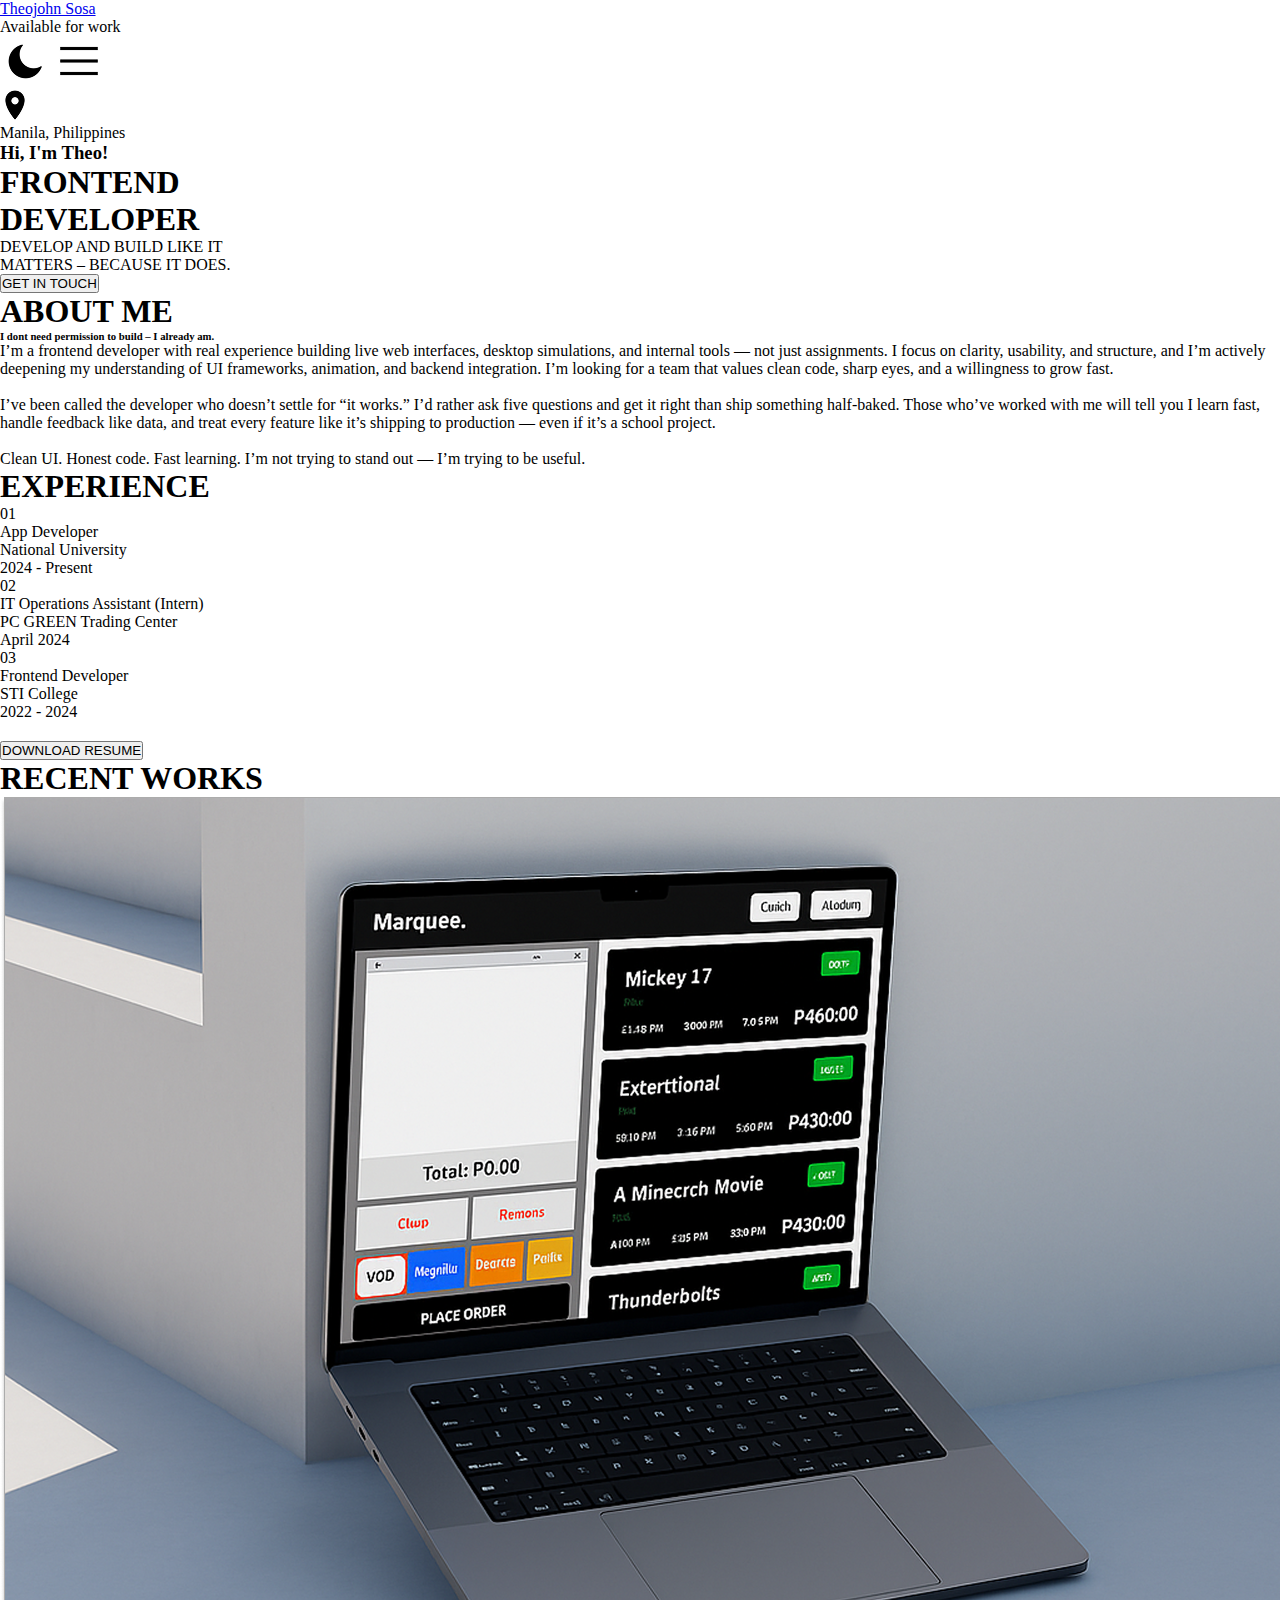
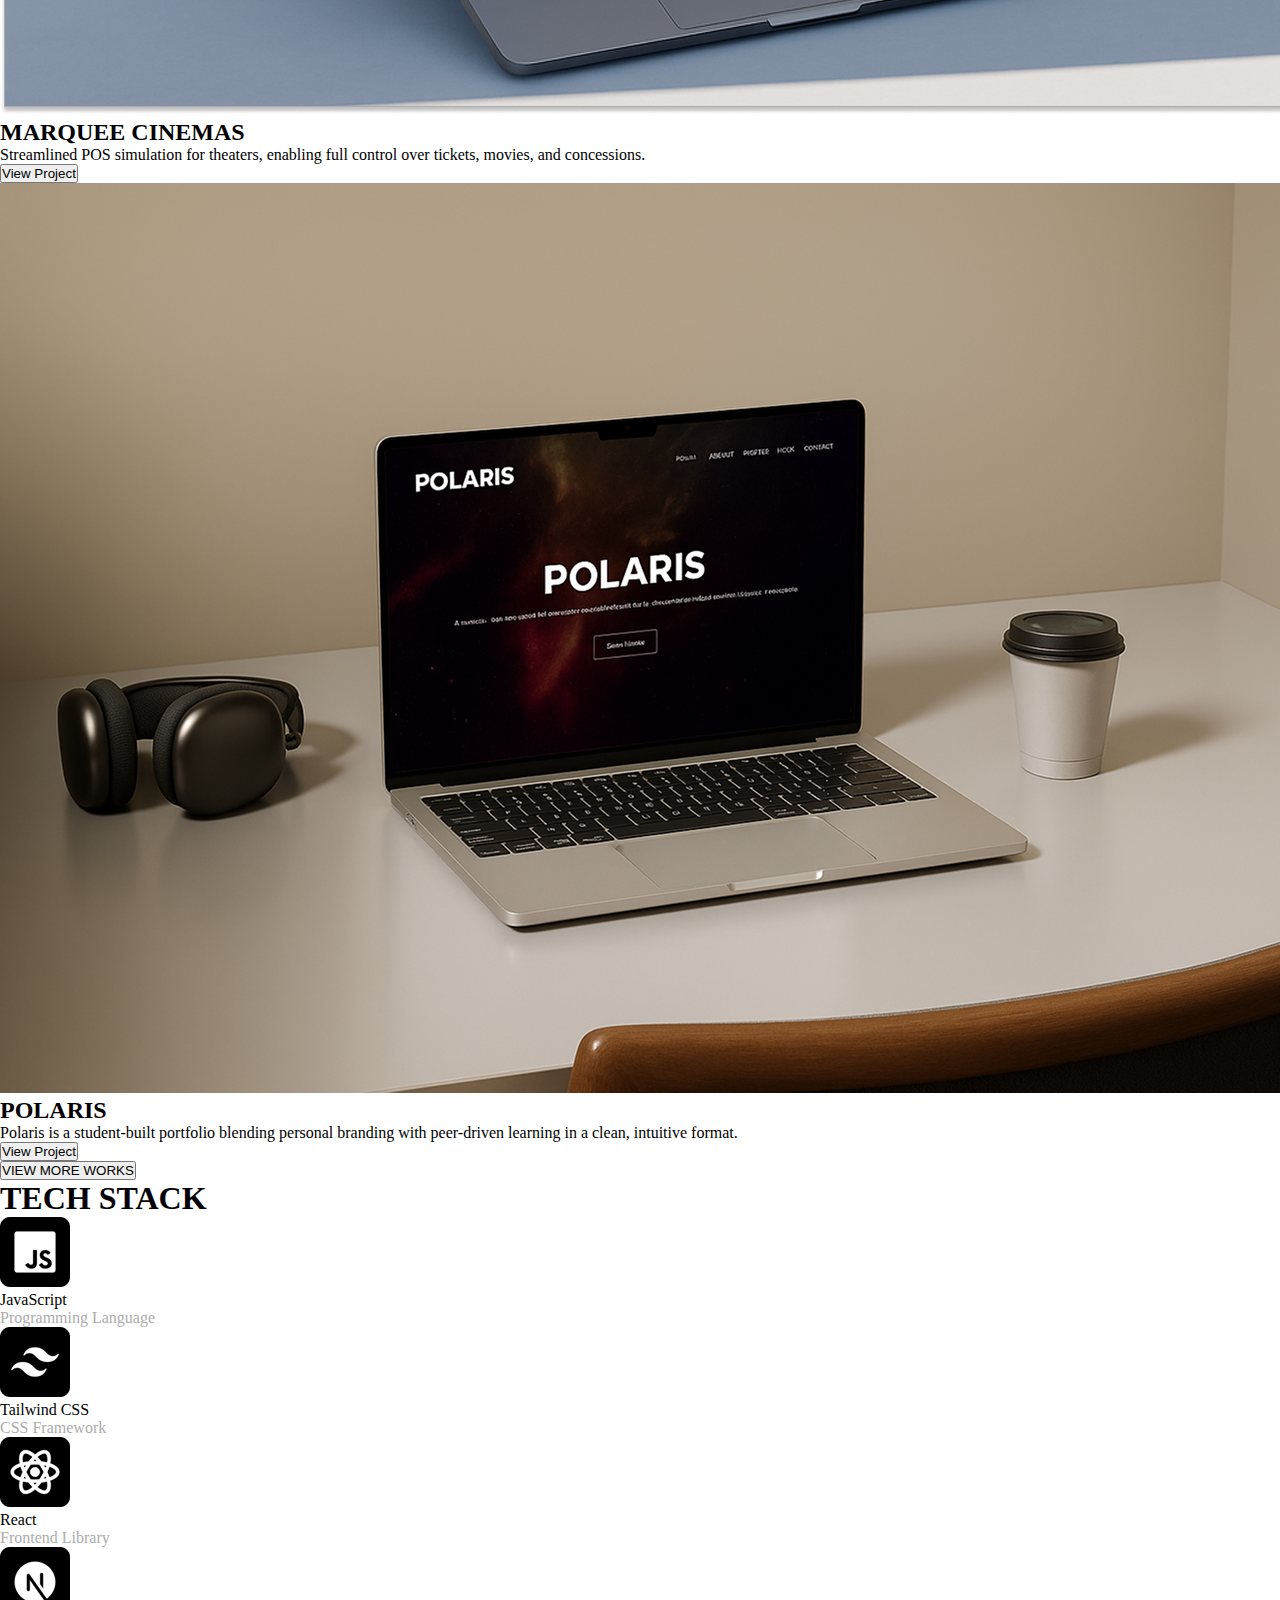
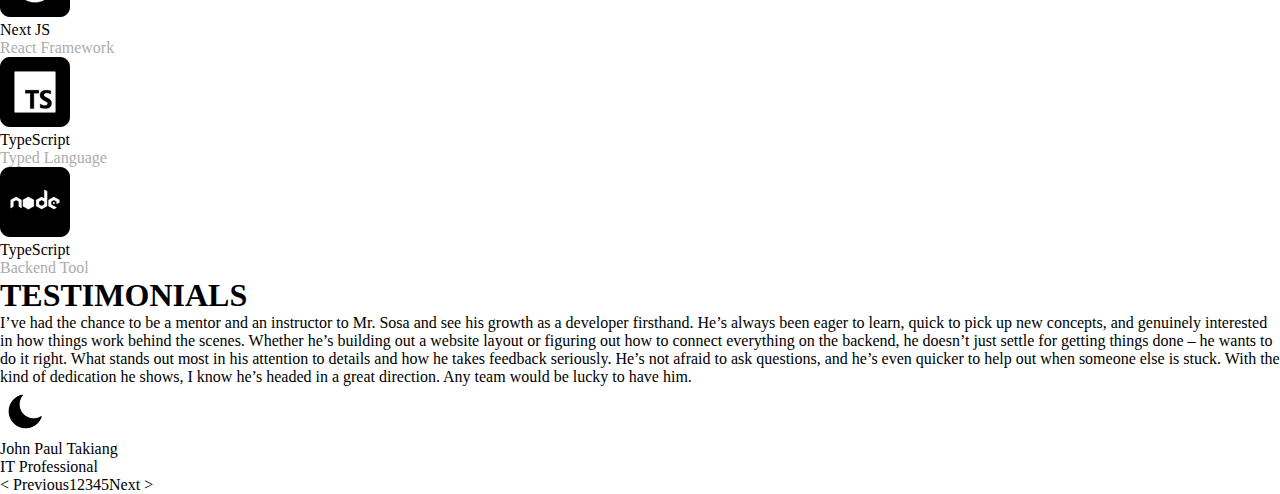
<file: index.html>
<!DOCTYPE html>
<html lang="en">
<head>
    <meta charset="UTF-8">
    <meta name="viewport" content="width=device-width, initial-scale=1.0">
    <link rel="stylesheet" href="/index.css">
    <title>Theojohn Sosa – Frontend Developer</title>
</head>
<body>
    
    <main>
        <div class="navbar">
            <div class="left-nav">
                <a href="inedx.html">Theojohn Sosa</a>
            </div>
            <div class="right-nav">
                <div class="dot"></div>
                <p>Available for work</p>
                <img src="/assets/images/dnd.png" class="dnd">
                <img src="/assets/images/menu.png" class="menu">
            </div>
        </div>
        <div class="hero-section">
            <div class="location">
                <img src="/assets/images/pin.png" class="pin">
                <p>Manila, Philippines</p>
            </div>
            <h3>Hi, I'm Theo!</h3>
            <h1>FRONTEND<br>DEVELOPER</h1>
            <p class="bio">DEVELOP AND BUILD LIKE IT<br>MATTERS – BECAUSE IT DOES.</p>
            <button id="contact-button">GET IN TOUCH</button>
        </div>
        <div class="about-section">
            <h1>ABOUT ME</h1>
            <h6>I dont need permission to build – I already am.</h6>
            <p>I’m a <span class="highlight">frontend developer</span> with real experience building live web interfaces, desktop simulations, and internal tools — not just assignments. I focus on clarity, usability, and structure, and I’m actively deepening my understanding of UI frameworks, animation, and backend integration. <span class="highlight">I’m looking for a team that values clean code, sharp eyes, and a willingness to grow fast.</span><br><br><span class="highlight">I’ve been called the developer who doesn’t settle for “it works.”</span> I’d rather ask five questions and get it right than ship something half-baked. Those who’ve worked with me will tell you I learn fast, handle feedback like data, and treat every feature like it’s shipping to production — even if it’s a school project.<br><br>Clean UI. Honest code. Fast learning. <span class="highlight">I’m not trying to stand out — I’m trying to be useful.</span></p>
        </div>
        <div class="experience-section">
            <h1>EXPERIENCE</h1>
            <div class="exp">
                <div class="exp-num">01</div>
                <div class="exp-text exp-3">
                    <p class="title">App Developer</p>
                    <p class="designation">National University</p>
                </div>
                <p class="time-period">2024 - Present</p>
            </div>
            <div class="divider"></div>
            <div class="exp">
                <div class="exp-num">02</div>
                <div class="exp-text exp-2">
                    <p class="title">IT Operations Assistant (Intern)</p>
                    <p class="designation">PC GREEN Trading Center</p>
                </div>
                <p class="time-period">April 2024</p>
            </div>
            <div class="divider"></div>
            <div class="exp" style="margin-bottom: 20px;">
                <div class="exp-num">03</div>
                <div class="exp-text exp-3">
                    <p class="title">Frontend Developer</p>
                    <p class="designation">STI College</p>
                </div>
                <p class="time-period">2022 - 2024</p>
            </div>
            <button id="resume-button">DOWNLOAD RESUME</button>
        </div>
        <div class="recent-works-section">
            <h1>RECENT WORKS</h1>
            <div class="mockups">
                <div class="mockup-container">
                    <img src="/assets/images/marquee.png" class="marquee">
                    <div class="mockup-overlay">
                        <h2>MARQUEE CINEMAS</h2>
                        <p>Streamlined POS simulation for theaters, enabling full control over tickets, movies, and concessions.</p>
                        <button>View Project</button>
                    </div>
                </div>
                <div class="mockup-container">
                    <img src="/assets/images/polaris.png" class="polaris">
                    <div class="mockup-overlay">
                        <h2>POLARIS</h2>
                        <p>Polaris is a student-built portfolio blending personal branding with peer-driven learning in a clean, intuitive format.</p>
                        <button>View Project</button>
                    </div>
                </div>
            </div>
            <button id="works-button">VIEW MORE WORKS</button>
        </div>
        <div class="tech-stack-section">
            <h1>TECH STACK</h1>
            <div class="tech-stack-cards">
                <div class="card-1 card">
                    <img src="/assets/images/javascript.png">
                    <div class="card-1-text">
                        <p>JavaScript</p>
                        <p style="color: #ACACAC;">Programming Language</p>
                    </div>
                </div>
                <div class="card-2 card">
                    <img src="/assets/images/tailwindcss.png">
                    <div class="card-2-text">
                        <p>Tailwind CSS</p>
                        <p style="color: #ACACAC;">CSS Framework</p>
                    </div>
                </div>
                <div class="card-3 card">
                    <img src="/assets/images/reactjs.png">
                    <div class="card-3-text">
                        <p>React</p>
                        <p style="color: #ACACAC;">Frontend Library</p>
                    </div>
                </div>
                <div class="card-4 card">
                    <img src="/assets/images/nextjs.png">
                    <div class="card-4-text">
                        <p>Next JS</p>
                        <p style="color: #ACACAC;">React Framework</p>
                    </div>
                </div>
                <div class="card-5 card">
                    <img src="/assets/images/typescript.png">
                    <div class="card-5-text">
                        <p>TypeScript</p>
                        <p style="color: #ACACAC;">Typed Language</p>
                    </div>
                </div>
                <div class="card-6 card">
                    <img src="/assets/images/nodejs.png">
                    <div class="card-6-text">
                        <p>TypeScript</p>
                        <p style="color: #ACACAC;">Backend Tool</p>
                    </div>
                </div>
            </div>
        </div>
        <div class="testimonials-section">
            <h1>TESTIMONIALS</h1>
            <div id="testimonial-card" class="testimonial-card"></div>
            <div id="testimonial-pagination" class="testimonial-pagination"></div>
        </div>
    </main>
    <script src="script.js"></script>
</body>
</html>
</file>
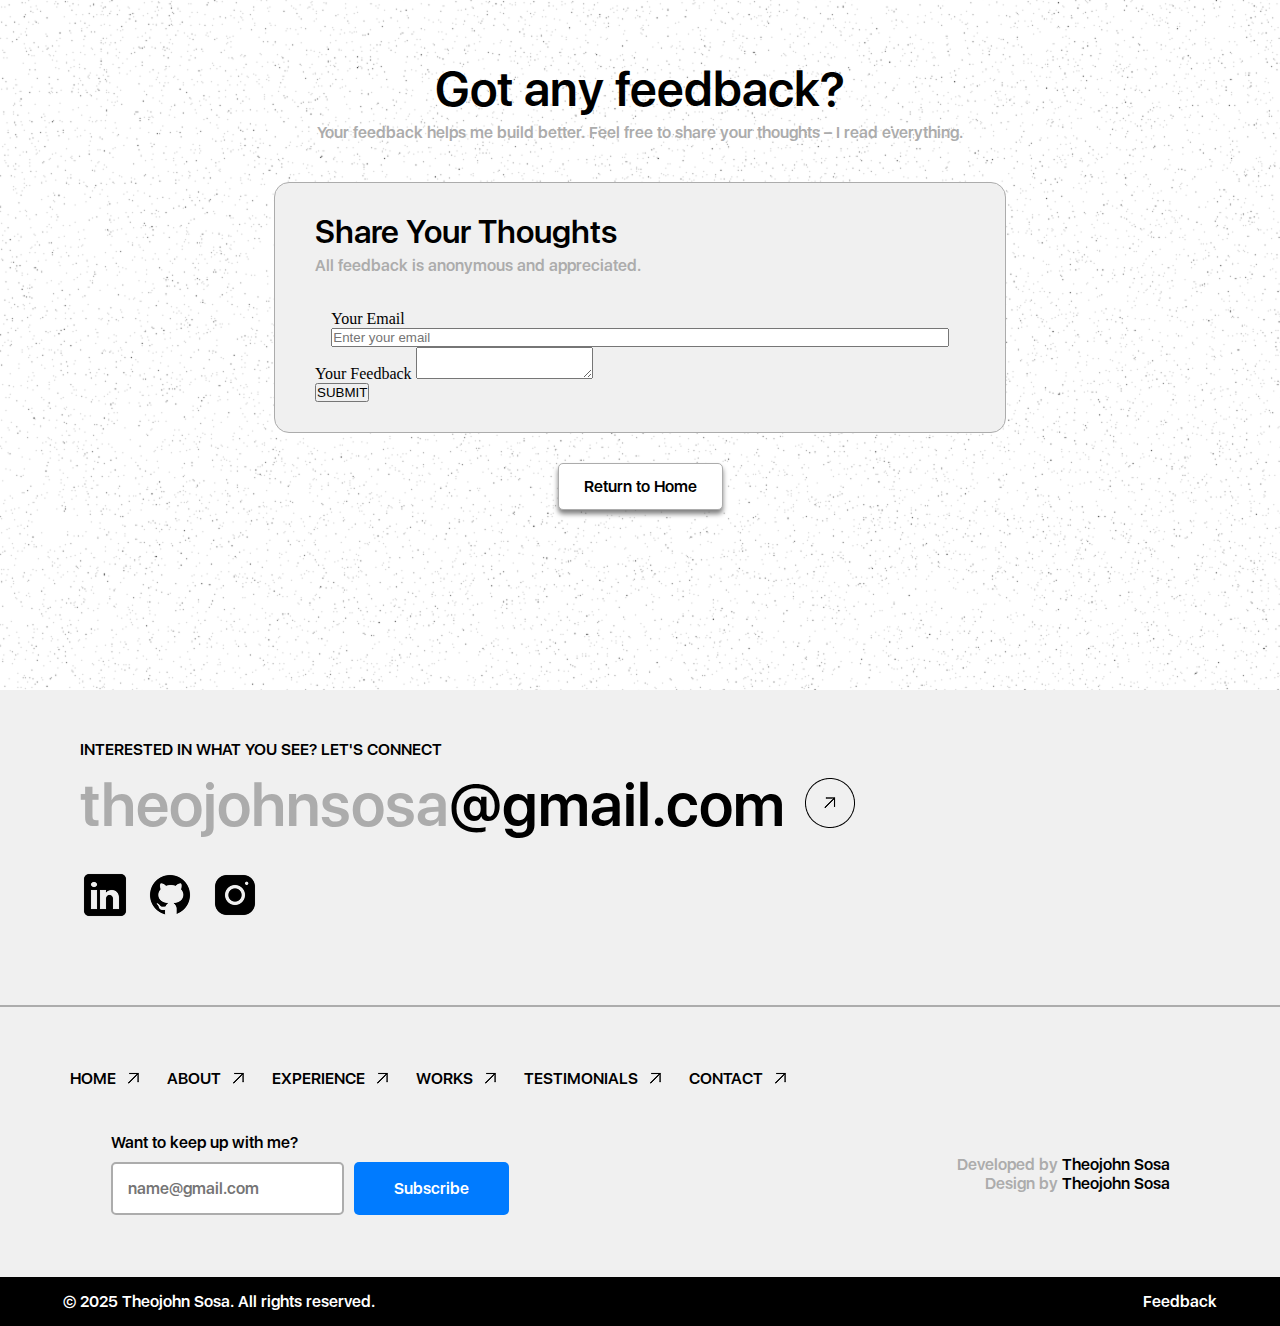
<file: feedback.html>
<!DOCTYPE html>
<html lang="en">
<head>
    <meta charset="UTF-8">
    <meta name="viewport" content="width=device-width, initial-scale=1.0">
    <link rel="stylesheet" href="styles.css">
    <title>Theojohn Sosa – Frontend Developer</title>
</head>
<body>
    
    <main>
        <div class="cta-section">
            <h1>Got any feedback?</h1>
            <p>Your feedback helps me build better. Feel free to share your thoughts – I read everything.</p>
        </div>
        <div class="form">
            <div class="form-container">
                <h1>Share Your Thoughts</h1>
                <p>All feedback is anonymous and appreciated.</p>
                <div class="email-container">
                    <label for="email">Your Email</label>
                    <input type="email" placeholder="Enter your email">
                </div>
                <div class="message-container">
                    <label for="text">Your Feedback</label>
                    <textarea name="message" id="message"></textarea>
                </div>
                <button id="form-button">SUBMIT</button>
            </div>
        </div>
        <div class="return-container">
            <button id="return-btn">Return to Home</button>
        </div>
        <div class="contact-section" id="contact">
            <div class="contact-container">
                <div class="email-container">
                    <p>INTERESTED IN WHAT YOU SEE? LET'S CONNECT</p>
                    <div class="email-text">
                        <h1><span>theojohnsosa</span>@gmail.com</h1>
                        <a href="mailto:theojohnsosa@gmail.com"><img src="/assets/images/email arrow.png" class="email-arrow"></a>
                    </div>
                </div>
                <div class="contact-icons">
                    <a href="https://www.linkedin.com/in/theojohn-sosa-493053319/" target="_blank"><img src="/assets/images/linkedin.png" class="linkedin"></a>
                    <a href="https://github.com/theojohnsosa" target="_blank"><img src="/assets/images/github.png" class="github"></a>
                    <a href="https://www.instagram.com/theojohn.sosa/" target="_blank"><img src="/assets/images/instagram.png" class="instagram"></a>
                </div>
            </div>
        </div>
        <div class="footer-divider"></div>
        <div class="footer">
            <div class="footer-container">
                <div class="footer-nav">
                    <div class="home">
                        <a href="index.html">HOME</a>
                        <img src="/assets/images/small arrow.png">
                    </div>
                    <div class="about">
                        <a href="#about">ABOUT</a>
                        <img src="/assets/images/small arrow.png">
                    </div>
                    <div class="experience">
                        <a href="#experience">EXPERIENCE</a>
                        <img src="/assets/images/small arrow.png">
                    </div>
                    <div class="works">
                        <a href="works.html">WORKS</a>
                        <img src="/assets/images/small arrow.png">
                    </div>
                    <div class="testimonials">
                        <a href="#testimonials">TESTIMONIALS</a>
                        <img src="/assets/images/small arrow.png">
                    </div>
                    <div class="contact">
                        <a href="#contact">CONTACT</a>
                        <img src="/assets/images/small arrow.png">
                    </div>
                </div>
                <div class="bottom-area">
                    <div class="left-side">
                        <div class="filler-text">
                            <p>Want to keep up with me?</p>
                        </div>
                        <div class="subscribe-container">
                            <input type="email" name="email" id="email" placeholder="name@gmail.com">
                            <button id="subscribe-button">Subscribe</button>
                        </div>
                    </div>
                    <div class="right-side">
                        <p><span>Developed by</span> Theojohn Sosa</p>
                        <p><span>Design by</span> Theojohn Sosa</p>
                    </div>
                </div>
            </div>
        </div>
        <div class="bottom-bar">
            <p>© 2025 Theojohn Sosa. All rights reserved.</p>
            <a href="#">Feedback</a>
        </div>
    </main>

    <script src="script.js"></script>

</body>
</html>
</file>
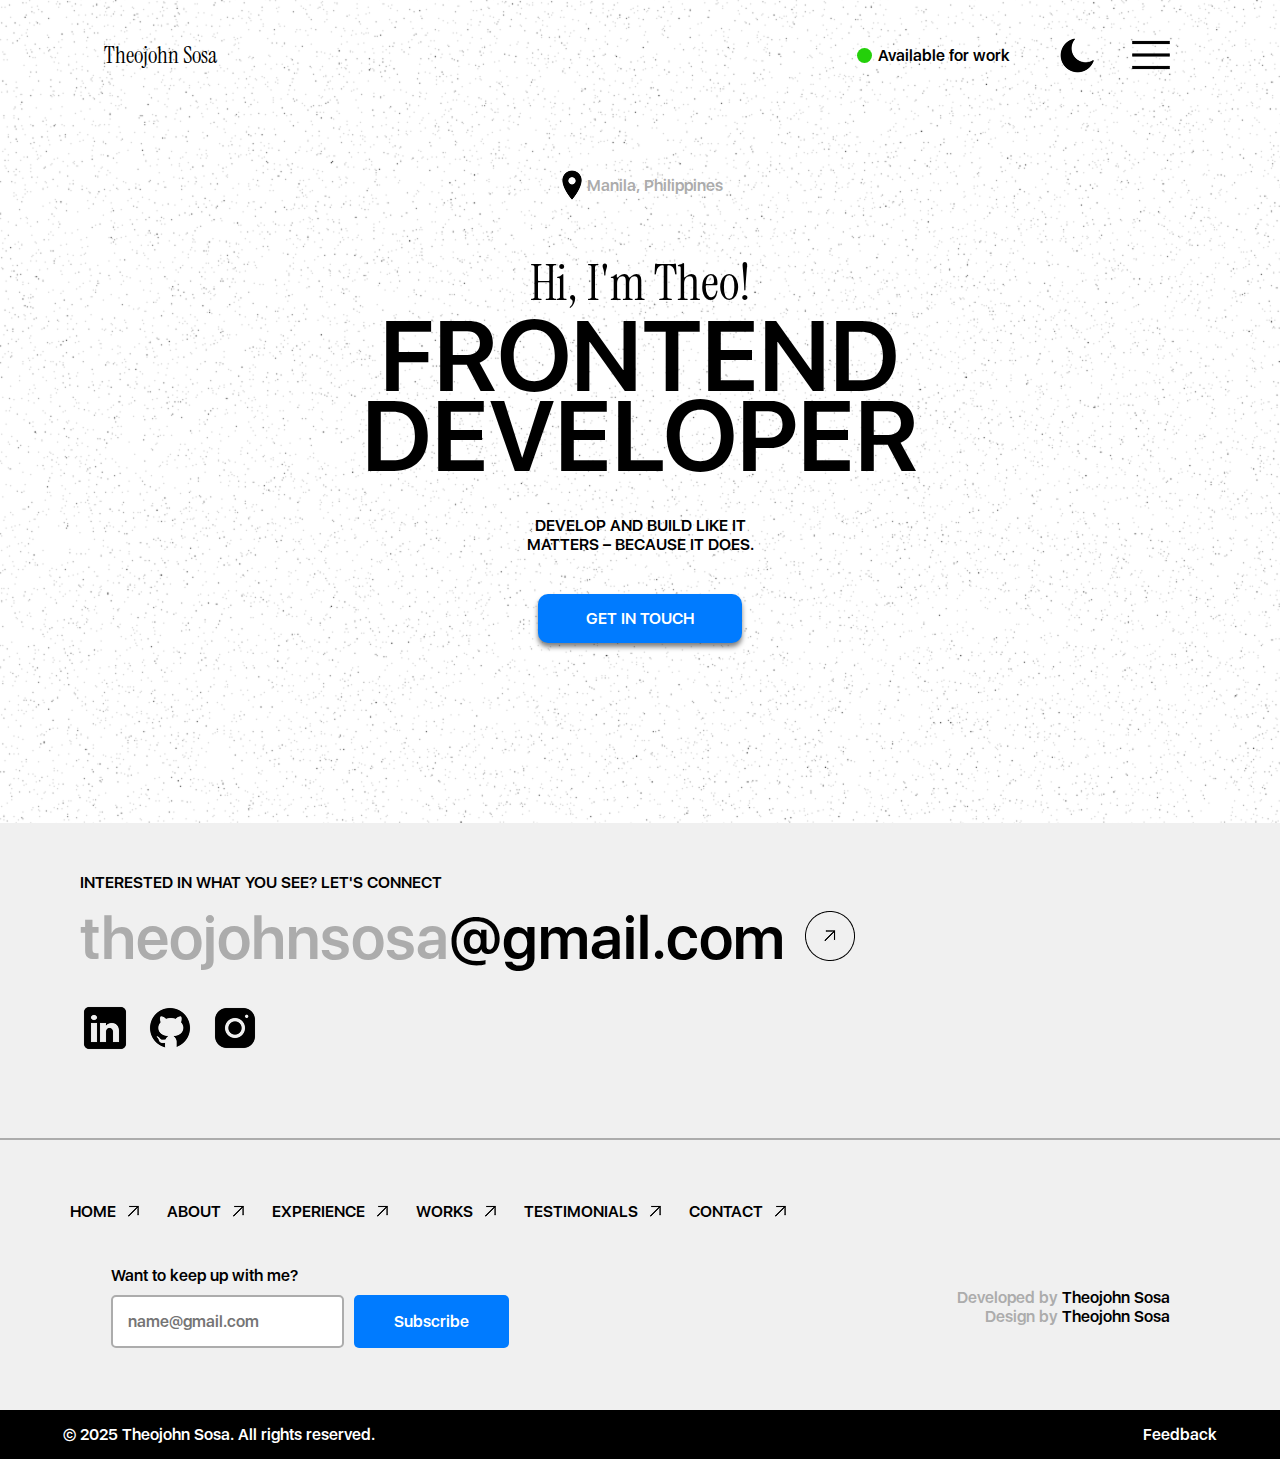
<file: works.html>
<!DOCTYPE html>
<html lang="en">
<head>
    <meta charset="UTF-8">
    <meta name="viewport" content="width=device-width, initial-scale=1.0">
    <link rel="stylesheet" href="styles.css">
    <title>Theojohn Sosa – Frontend Developer</title>
</head>
<body>
    
    <main>
        <div class="navbar">
            <div class="left-nav">
                <a href="index.html">Theojohn Sosa</a>
            </div>
            <div class="right-nav">
                <div class="dot"></div>
                <p>Available for work</p>
                <img src="/assets/images/dnd.png" class="dnd">
                <img src="/assets/images/menu.png" class="menu">
            </div>
        </div>
        <div class="hero-section">
            <div class="location">
                <img src="/assets/images/pin.png" class="pin">
                <p>Manila, Philippines</p>
            </div>
            <h3>Hi, I'm Theo!</h3>
            <h1>FRONTEND<br>DEVELOPER</h1>
            <p class="bio">DEVELOP AND BUILD LIKE IT<br>MATTERS – BECAUSE IT DOES.</p>
            <button id="contact-button">GET IN TOUCH</button>
        </div>
        <div class="contact-section" id="contact">
            <div class="contact-container">
                <div class="email-container">
                    <p>INTERESTED IN WHAT YOU SEE? LET'S CONNECT</p>
                    <div class="email-text">
                        <h1><span>theojohnsosa</span>@gmail.com</h1>
                        <a href="mailto:theojohnsosa@gmail.com"><img src="/assets/images/email arrow.png" class="email-arrow"></a>
                    </div>
                </div>
                <div class="contact-icons">
                    <a href="https://www.linkedin.com/in/theojohn-sosa-493053319/" target="_blank"><img src="/assets/images/linkedin.png" class="linkedin"></a>
                    <a href="https://github.com/theojohnsosa" target="_blank"><img src="/assets/images/github.png" class="github"></a>
                    <a href="https://www.instagram.com/theojohn.sosa/" target="_blank"><img src="/assets/images/instagram.png" class="instagram"></a>
                </div>
            </div>
        </div>
        <div class="footer-divider"></div>
        <div class="footer">
            <div class="footer-container">
                <div class="footer-nav">
                    <div class="home">
                        <a href="index.html">HOME</a>
                        <img src="/assets/images/small arrow.png">
                    </div>
                    <div class="about">
                        <a href="#about">ABOUT</a>
                        <img src="/assets/images/small arrow.png">
                    </div>
                    <div class="experience">
                        <a href="#experience">EXPERIENCE</a>
                        <img src="/assets/images/small arrow.png">
                    </div>
                    <div class="works">
                        <a href="#works">WORKS</a>
                        <img src="/assets/images/small arrow.png">
                    </div>
                    <div class="testimonials">
                        <a href="#testimonials">TESTIMONIALS</a>
                        <img src="/assets/images/small arrow.png">
                    </div>
                    <div class="contact">
                        <a href="#contact">CONTACT</a>
                        <img src="/assets/images/small arrow.png">
                    </div>
                </div>
                <div class="bottom-area">
                    <div class="left-side">
                        <div class="filler-text">
                            <p>Want to keep up with me?</p>
                        </div>
                        <div class="subscribe-container">
                            <input type="email" name="email" id="email" placeholder="name@gmail.com">
                            <button id="subscribe-button">Subscribe</button>
                        </div>
                    </div>
                    <div class="right-side">
                        <p><span>Developed by</span> Theojohn Sosa</p>
                        <p><span>Design by</span> Theojohn Sosa</p>
                    </div>
                </div>
            </div>
        </div>
        <div class="bottom-bar">
            <p>© 2025 Theojohn Sosa. All rights reserved.</p>
            <a href="#">Feedback</a>
        </div>
    </main>

    <script src="script.js"></script>

</body>
</html>
</file>
<file: index.css>
* {
    margin: 0;
    padding: 0;
    box-sizing: border-box;
}
</file>
<file: styles.css>
* {
    margin: 0;
    padding: 0;
    box-sizing: border-box;
}

@font-face {
    font-family: 'SF UI Display Semibold';
    src: url('/assets/fonts/sf-ui-display-semibold-58646eddcae92.otf') format('opentype');
}

@font-face {
    font-family: 'SF UI Display Medium';
    src: url('/assets/fonts/sf-ui-display-medium-58646be638f96.otf') format('opentype');
}

@font-face {
    font-family: 'Instrument Serif Regular';
    src: url('/assets/fonts/InstrumentSerif-Regular.ttf') format('truetype');
}

:root {
    --primary-color: #000000;
    --secondary-color: #ACACAC;
    --tertiary-color: #F0F0F0;
    --accent-color: #007BFF;
    --main-title-size: 100px;
    --sub-header-size: 80px;
    --standard-font-size: 16px;
    --main-font-semibold: 'SF UI Display Semibold';
    --main-font-medium: 'SF UI Display Semibold';
    --secondary-font-regular: 'Instrument Serif Regular';
}

body {
    background-image: url(/assets/images/texture.png);
    background-size: cover;
    background-repeat: repeat;
    width: 100%;
    height: 100vh;
}

.navbar {
    display: flex;
    justify-content: center;
    align-items: center;
    margin-top: 30px;
}

.left-nav {
    margin-right: 40rem;
}

.left-nav a {
    font-family: var(--secondary-font-regular);
    font-weight: normal;
    font-size: 23px;
    text-decoration: none;
    color: var(--primary-color);
}

.right-nav {
    display: flex;
    flex-direction: row;
    justify-content: center;
    align-items: center;
    gap: 1.5rem;
}

.right-nav img:hover {
    cursor: pointer;
}

.dot {
    background-color: #24D00A;
    width: 15px;
    height: 15px;
    border-radius: 50px;
    margin-right: -18px;
}

.right-nav p {
    font-family: var(--main-font-medium);
    margin-right: 18px;
}

.hero-section {
    display: flex;
    flex-direction: column;
    justify-content: center;
    align-items: center;
    text-align: center;
    margin-top: 90px;
}

.location {
    display: flex;
    justify-content: center;
    align-items: center;
    margin-bottom: 50px;
}

.location p {
    font-family: var(--main-font-medium);
    color: var(--secondary-color);
    font-size: 16px;
}

.hero-section h3 {
    font-family: var(--secondary-font-regular);
    font-weight: normal;
    font-size: 50px;
}

.hero-section h1 {
    font-family: var(--main-font-semibold);
    font-size: var(--main-title-size);
    line-height: 80px;
    margin-bottom: 40px;
}

.bio {
    font-family: var(--main-font-medium);
    font-size: 16px;
    margin-bottom: 40px;
}

#contact-button {
    font-family: var(--main-font-medium);
    font-size: 16px;
    color: #FFFFFF;
    background-color: var(--accent-color);
    padding: 15px 48px;
    border: none;
    border-radius: 10px;
    box-shadow: 0 4px 5px 0 rgba(0, 0, 0, 50%);
    transition: 0.3s ease-in-out;
}

#contact-button:hover {
    background-color: #004793;
}

.about-section {
    display: flex;
    flex-direction: column;
    justify-content: center;
    align-items: center;
    text-align: center;
    margin: 0 auto;
    width: 49vw;
    margin-top: 180px;
}

.about-section h1 {
    font-family: var(--main-font-semibold);
    font-size: 80px;
    margin-bottom: 30px;
}

.about-section h6 {
    font-family: var(--main-font-medium);
    font-size: 23px;
    color: var(--secondary-color);
    margin-bottom: 30px;
}

.about-section p {
    font-family: var(--main-font-medium);
    font-size: 16px;
    margin-bottom: 180px;
}

.highlight {
    color: var(--accent-color);
    transition: all 0.5s;
}

.highlight:hover {
    font-size: 35px;
}

.experience-section {
    display: flex;
    flex-direction: column;
    justify-content: center;
    align-items: center;
}

.experience-section h1 {
    font-family: var(--main-font-semibold);
    font-size: 80px;
    margin-bottom: 30px;
}

.exp {
    display: flex;
    justify-items: center;
    align-items: center;
    width: 70%;
}

.exp-num {
    font-family: var(--main-font-semibold);
    font-size: 50px;
    margin-right: 10px;
}

.exp-text {
    font-family: var(--main-font-medium);
    margin-right: 455.3px;
}

.designation {
    color: var(--secondary-color);
}

.time-period {
    font-family: var(--main-font-medium);
}

.divider {
    background-color: var(--primary-color);
    width: 70%;
    height: 2px;
    margin: 20px 0;
}

.exp-1,
.exp-3 {
    margin-right: 517px;
}

#resume-button {
    font-family: var(--main-font-medium);
    font-size: 16px;
    color: #FFFFFF;
    background-color: var(--accent-color);
    padding: 15px 25px;
    border: none;
    border-radius: 10px;
    box-shadow: 0 4px 5px 0 rgba(0, 0, 0, 50%);
    transition: 0.3s ease-in-out;
}

#resume-button:hover {
    background-color: #004793;
}

.recent-works-section {
    margin-top: 180px;
    display: flex;
    flex-direction: column;
    justify-content: center;
    align-items: center;
}

.recent-works-section h1 {
    font-family: var(--main-font-semibold);
    font-size: 80px;
    margin-bottom: 30px;
}

.mockups {
    display: flex;
    flex-direction: row;
    justify-content: center;
    align-items: center;
    margin-bottom: 40px;
    background: transparent;
}

.mockup-container {
    width: 570px;
    height: auto;
    margin: 0 7px;
    position: relative;
    display: inline-block;
    border-radius: 10px;
    overflow: hidden;
    box-shadow: 0 4px 5px 0 rgba(0, 0, 0, 50%);
}

.mockup-container img {
    display: block;
    width: 100%;
    height: 400px;
    object-fit: cover;
    border-radius: 10px;
    border: none;
}

.mockup-overlay {
    position: absolute;
    top: 0;
    left: 0;
    width: 100%;
    height: 100%;
    display: flex;
    flex-direction: column;
    justify-content: center;
    align-items: center;
    background: linear-gradient(to bottom, rgba(0,0,0,0.3) 0%, rgba(0,0,0,0.7) 100%);
    color: #fff;
    opacity: 0;
    transition: opacity 0.3s ease;
    z-index: 2;
    padding: 30px;
    text-align: center;
}

.mockup-container:hover .mockup-overlay {
    opacity: 1;
}

.mockup-overlay h2 {
    font-family: var(--main-font-semibold);
    font-size: 2rem;
    margin-bottom: 10px;
}

.mockup-overlay p {
    font-family: var(--main-font-medium);
    font-size: 16px;
    margin-bottom: 20px;
}

.mockup-overlay button {
    font-family: var(--main-font-medium);
    font-size: 1rem;
    color: #fff;
    background: var(--accent-color);
    border: none;
    border-radius: 8px;
    padding: 10px 28px;
    cursor: pointer;
    box-shadow: 0 2px 4px 0 rgba(0,0,0,0.2);
    transition: background 0.2s;
}

.mockup-overlay button:hover {
    background: #004793;
}

.marquee,
.polaris  {
    border-radius: 10px;
    border: none;
}

#works-button {
    font-family: var(--main-font-medium);
    font-size: 16px;
    color: #FFFFFF;
    background-color: var(--accent-color);
    padding: 15px 30px;
    border: none;
    border-radius: 10px;
    box-shadow: 0 4px 5px 0 rgba(0, 0, 0, 50%);
    transition: 0.3s ease-in-out;
}

#works-button:hover {
    background-color: #004793;
}

.tech-stack-section {
    margin-top: 180px;
    display: flex;
    flex-direction: column;
    justify-content: center;
    align-items: center;
}

.tech-stack-section h1 {
    font-family: var(--main-font-semibold);
    font-size: 80px;
    margin-bottom: 30px;
}

.tech-stack-cards {
    display: grid;
    grid-template-columns: repeat(3, 1fr);
    grid-template-rows: repeat(2, auto);
    justify-items: center;
    align-items: center;
    width: 81%;
    gap: 35px;
}

.card {
    display: flex;
    flex-direction: row;
    justify-content: center;
    align-items: center;
    background-color: var(--tertiary-color);
    border-radius: 13px;
    padding: 5px 30px 5px 5px;
    gap: 10px;
    box-shadow: 0 4px 5px 0 rgba(0, 0, 0, 50%);
}

.card-2 {
    padding: 5px 90px 5px 5px;
}

.card-3 {
    padding: 5px 86px 5px 5px;
}

.card-4 {
    padding: 5px 80px 5px 5px;
}

.card-5 {
    padding: 5px 85px 5px 5px;
}

.card-6 {
    padding: 5px 110px 5px 5px;
}

.card p {
    font-family: var(--main-font-medium);
}

.testimonials-section {
    display: flex;
    flex-direction: column;
    justify-content: center;
    align-items: center;
    margin-top: 180px;
}

.testimonials-section h1 {
    font-family: var(--main-font-semibold);
    font-size: 80px;
    margin-bottom: 30px;
}

.testimonial-card {
    width: 70vw;
    max-width: 90vw;
    height: 320px;
    min-height: 250px;
    margin: 0 auto;
    background: #F0F0F0;
    border-radius: 16px;
    box-shadow: 0 4px 5px 0 rgba(0, 0, 0, 50%);
    padding: 32px 32px 24px 32px;
    font-family: var(--main-font-medium);
    font-size: 16px;
    color: var(--primary-color);
    display: flex;
    flex-direction: column;
    overflow: hidden;
}

.testimonial-card-text {
    font-family: var(--main-font-medium);
    font-size: 16px;
    margin-bottom: 24px;
}

.testimonial-card-footer {
    display: flex;
    align-items: center;
    gap: 16px;
    margin-top: auto;
}

.testimonial-avatar {
    width: 56px;
    height: 56px;
    border-radius: 50%;
    background: var(--secondary-color);
    object-fit: cover;
}

.testimonial-name {
    font-family: var(--main-font-semibold);
    font-size: 18px;
    color: #000;
}

.testimonial-title {
    font-family: var(--main-font-medium);
    font-size: 18px;
    color: var(--secondary-color);
}

.testimonial-pagination {
    display: flex;
    justify-content: center;
    align-items: center;
    margin-top: 24px;
    gap: 10px;
    font-family: var(--main-font-medium);
    font-size: 20px;
}

.testimonial-nav {
    user-select: none;
}

.testimonial-nav:hover {
    cursor: pointer;
}

.testimonial-page {
    margin: 0 6px;
    padding: 4px 12px;
    border-radius: 6px;
    border: 1.5px solid transparent;
    background: transparent;
    font-weight: normal;
    cursor: pointer;
    transition: all 0.15s;
}

.testimonial-page.active {
    border: 2px solid var(--primary-color);
    background: var(--accent-color);
    color: #FFFFFF;
    font-weight: bold;
}

.contact-section {
    background-color: #F0F0F0;
    width: 100%;
    height: 35vh;
    margin-top: 180px;
}

.contact-container {
    padding: 50px;
    width: 100%;
}

.email-container {
    display: flex;
    flex-direction: column;
    justify-content: center;
    align-content: center;
    margin: 0 auto;
    width: 95%;
}

.email-container p {
    font-family: var(--main-font-medium);
    font-size: 16px;
    margin-bottom: 10px;
}

.email-text {
    display: flex;
    justify-content: flex-start;
    align-items: center;
    flex-direction: row;
    gap: 20px;
    margin-bottom: 30px;
}

.email-text h1 {
    font-family: var(--main-font-semibold);
    font-size: 60px;
}

.email-text span {
    color: var(--secondary-color);
}

.email-text img:hover {
    cursor: pointer;
}

.contact-icons {
    display: flex;
    justify-content: flex-start;
    align-items: center;
    margin: 0 auto;
    width: 95%;
    gap: 15px;
}

.contact-icons img:hover {
    cursor: pointer;
}

.footer-divider {
    background-color: var(--secondary-color);
    width: 100%;
    height: 2px;
}

.footer-container {
    background-color: #F0F0F0;
    width: 100%;
    height: 30vh;
    place-content: center;
}

.footer-nav {
    display: flex;
    justify-content: flex-start;
    align-items: center;
    gap: 25px;
    width: 89%;
    margin: 0 auto;
    font-family: var(--main-font-medium);
    font-size: 16px;
    margin-bottom: 45px;
}

.footer-nav div {
    display: flex;
    justify-content: center;
    align-items: center;
    gap: 10px;
}

.footer-nav div:hover {
    cursor: pointer;
}

.footer-nav a {
    text-decoration: none;
    color: var(--primary-color);
}

.bottom-area {
    display: flex;
    justify-content: center;
    align-items: center;
    gap: 28rem;
}

.left-side {
    display: flex;
    flex-direction: column;
    gap: 10px;
}

.filler-text {
    font-family: var(--main-font-medium);
    font-size: 16px;
}

.subscribe-container {
    display: flex;
    gap: 10px;
}

#email {
    padding: 15px;
    border-radius: 5px;
    border: 2px solid var(--secondary-color);
    background-color: #FFFFFF;
    color: var(--secondary-color);
    font-size: 16px;
    font-family: var(--main-font-medium);
}

#subscribe-button {
    background-color: var(--accent-color);
    color: #FFFFFF;
    border: none;
    font-family: var(--main-font-semibold);
    font-size: 16px;
    padding: 5px 40px;
    border-radius: 5px;
    transition: 0.3s ease-in-out;
}

#subscribe-button:hover {
    background-color: #004793;
}

.right-side {
    text-align: end;
}

.right-side p {
    font-family: var(--main-font-medium);
    font-size: 16px;
}

.right-side span {
    color: var(--secondary-color);
}

.bottom-bar {
    background-color: var(--primary-color);
    display: flex;
    justify-content: center;
    align-items: center;
    margin: 0 auto;
    gap: 48rem;
    padding: 15px;
}

.bottom-bar p {
    font-family: var(--main-font-medium);
    font-size: 16px;
    color: #FFFFFF;
}

.bottom-bar a {
    font-family: var(--main-font-medium);
    text-decoration: none;
    color: #FFFFFF;
}

.bottom-bar a:hover {
    cursor: pointer;
    text-decoration: underline;
}

.cta-section {
    display: flex;
    flex-direction: column;
    justify-content: center;
    align-items: center;
    text-align: center;
    padding: 50px;
    padding-bottom: 10px;
    padding-top: 60px;
}

.cta-section h1 {
    font-family: var(--main-font-semibold);
    font-size: 3rem;
    margin-bottom: 5px;
}

.cta-section p {
    font-family: var(--main-font-medium);
    font-size: 1rem;
    color: var(--secondary-color);
}

.form {
    display: flex;
    justify-content: center;
    align-items: center;
    padding: 30px;
}

.form-container {
    display: flex;
    flex-direction: column;
    justify-content: center;
    align-items: start;
    background-color: #F0F0F0;
    width: 60%;
    padding: 30px 40px;
    border-radius: 15px;
    border: 1px solid var(--secondary-color);
}

.form-container h1 {
    font-family: var(--main-font-semibold);
    font-size: 2rem;
    margin-bottom: 5px;
}

.form-container p {
    font-family: var(--main-font-medium);
    font-size: 1rem;
    color: var(--secondary-color);
    margin-bottom: 35px;
}

.feedback-email,
.feedback-message {
    display: flex;
    flex-direction: column;
    width: 100%;
}

.feedback-email label,
.feedback-message label {
    font-family: var(--main-font-medium);
    font-size: 1rem;
    margin-bottom: 5px;
}

.feedback-email input,
.feedback-message textarea {
    font-family: var(--main-font-medium);
    font-size: 0.8rem;
    margin-bottom: 5px;
    padding: 10px 20px;
    border-radius: 5px;
    height: 40px;
    border: 1px solid var(--secondary-color);
    margin-bottom: 20px;
}

.feedback-message textarea {
    height: 200px;
    padding-top: 15px;
    resize: none;
}

#form-btn {
    display: flex;
    justify-content: center;
    align-items: center;
    background-color: var(--primary-color);
    color: #FFFFFF;
    border: none;
    border-radius: 5px;
    width: 100%;
    padding: 12px;
    font-family: var(--main-font-semibold);
    font-size: 1rem;
    box-shadow: 0 4px 5px 0 rgba(0, 0, 0, 50%);
    transition: 0.3s ease-in-out;
}

#form-btn:hover {
    background-color: #585656;
    border: #585656;
    color: #FFFFFF;
}

.return-container {
    display: flex;
    justify-content: center;
    align-items: center;
    width: 57%;
    margin: 0 auto;
}

#return-btn {
    font-family: var(--main-font-semibold);
    font-size: 1rem;
    padding: 13px 25px;
    border-radius: 5px;
    border: 1px solid var(--secondary-color);
    background-color: #FFFFFF;
    box-shadow: 0 4px 5px 0 rgba(0, 0, 0, 50%);
    transition: 0.3s ease-in-out;
}

#return-btn:hover {
    background-color: #C1C1C1;
    border: 1px solid #ACACAC;
}

@media (max-width: 600px) {
    .navbar {
        margin: 20px 0;
        padding: 10px;
    }

    .left-nav {
        margin: 0;
    }

    .left-nav a {
        font-size: 16px;
        margin-right: 30px;
    }

    .right-nav {
        margin: 0;
    }

    .dot {
        width: 10px;
        height: 10px;
    }

    .right-nav p {
        font-size: 13px;
        margin-right: -10px;
    }

    .dnd,
    .menu {
        width: 35px;
        height: 35px;
    }

    .hero-section {
        margin-top: 100px;
    }

    .hero-section h3 {
        font-size: 30px;
    }

    .hero-section h1 {
        font-size: 60px;
        line-height: 60px;
    }

    .hero-section p {
        font-size: 15px;
    }

    #contact-button {
        font-size: 15px;
    }

    .about-section {
        width: 80%;
    }

    .about-section h1 {
        font-size: 50px;
    }

    .about-section h6 {
        font-size: 23px;
    }

    .experience-section {
        width: 100vw;
    }

    .experience-section h1 {
        font-size: 50px;
    }

    .exp {
        flex-direction: column;
        text-align: center;
    }

    .exp-num {
        font-size: 40px;
        margin-bottom: 5px;
    }

    .exp-text {
        font-size: 15px;
        margin: 0 5px 15px 0;
    }

    .time-period {
        margin-bottom: 20px;
    }

    #resume-button {
        font-size: 15px;
    }

    .recent-works-section {
        margin-top: 80px;
    }
    
    .recent-works-section h1 {
        font-size: 45px;
        text-align: center;
    }

    .mockups {
        flex-direction: column;
        align-items: center;
        gap: 20px;
    }

    .mockup-container {
        width: 95vw;
        max-width: 98vw;
        border-radius: 10px;
    }

    .mockup-container img {
        width: 100%;
        height: 320px;
        object-fit: cover;
        border-radius: 10px;
    }

    .mockup-overlay h2 {
        font-size: 1.2rem;
    }

    .mockup-overlay p {
        font-size: 13px;
    }
    
    .mockup-overlay button {
        font-size: 14px;
        padding: 10px 18px;
    }

    #works-button {
        margin: 0 auto 30px auto;
        font-size: 15px;
    }

    .recent-works-section {
        margin-top: 180px;
        padding: 0 10px;
    }
    .mockups {
        margin-bottom: 20px;
        gap: 20px;
    }
    .mockup-container {
        margin: 0 auto;
        margin-bottom: 0;
    }

    .tech-stack-section h1 {
        font-size: 50px;
    }

    .tech-stack-cards {
        display: flex;
        flex-direction: column;
        justify-items: center;
        align-items: center;
        width: 81%;
    }

    .testimonials-section h1 {
        font-size: 50px;
    }

    .testimonial-card {
        width: 95vw;
        max-width: 98vw;
        height: auto;
        min-height: 180px;
        padding: 18px 10px 16px 10px;
        font-size: 14px;
        border-radius: 10px;
    }

    .testimonial-card-text {
        font-size: 14px;
        margin-bottom: 16px;
    }

    .testimonial-card-footer {
        gap: 10px;
    }

    .testimonial-avatar {
        width: 38px;
        height: 38px;
    }

    .testimonial-name {
        font-size: 15px;
    }

    .testimonial-title {
        font-size: 13px;
    }

    .testimonial-pagination {
        font-size: 15px;
        gap: 5px;
        margin-top: 14px;
    }

    .contact-section {
        height: 28vh;
    }
    
    .email-container p {
        font-size: 13px;
    }

    .email-container h1 {
        font-size: 20px;
    }

    .email-container img {
        width: 35px;
        height: auto;
    }

    .email-text {
        gap: 10px;
        margin-bottom: 15px;
    }

    .footer-container {
        width: 100%;
        height: 55vh;
    }

    .footer-nav {
        flex-direction: column;
        align-items: start;
        gap: 10px;
        margin-top: 30px;
        margin-bottom: 20px;
    }

    .bottom-area {
        padding: 20px;
        flex-direction: column;
        gap: 20px;
        align-items: flex-start;
    }

    .subscribe-container {
        flex-direction: column;
    }

    #subscribe-button {
        padding: 15px;
    }

    .right-side {
        text-align: start;
        padding-bottom: 20px;
    }

    .bottom-bar {
        width: 100%;
        gap: 10px;
        padding: 0;
    }

    .bottom-bar {
        gap: 40px;
        padding: 8px;
    }

    .bottom-bar p,
    .bottom-bar a {
        font-size: 14px;
    }

    .cta-section {
        padding: 20px;
        padding-top: 50px;
    }

    .form {
        padding: 25px;
    }

    .form-container {
        width: 100%;
    }

    .form-container h1 {
        font-size: 2rem;
    }

    .form-container textarea {
        height: 280px;
    }

    .return-container a {
        text-decoration: none;
        color: var(--primary-color);
    }
}
</file>
